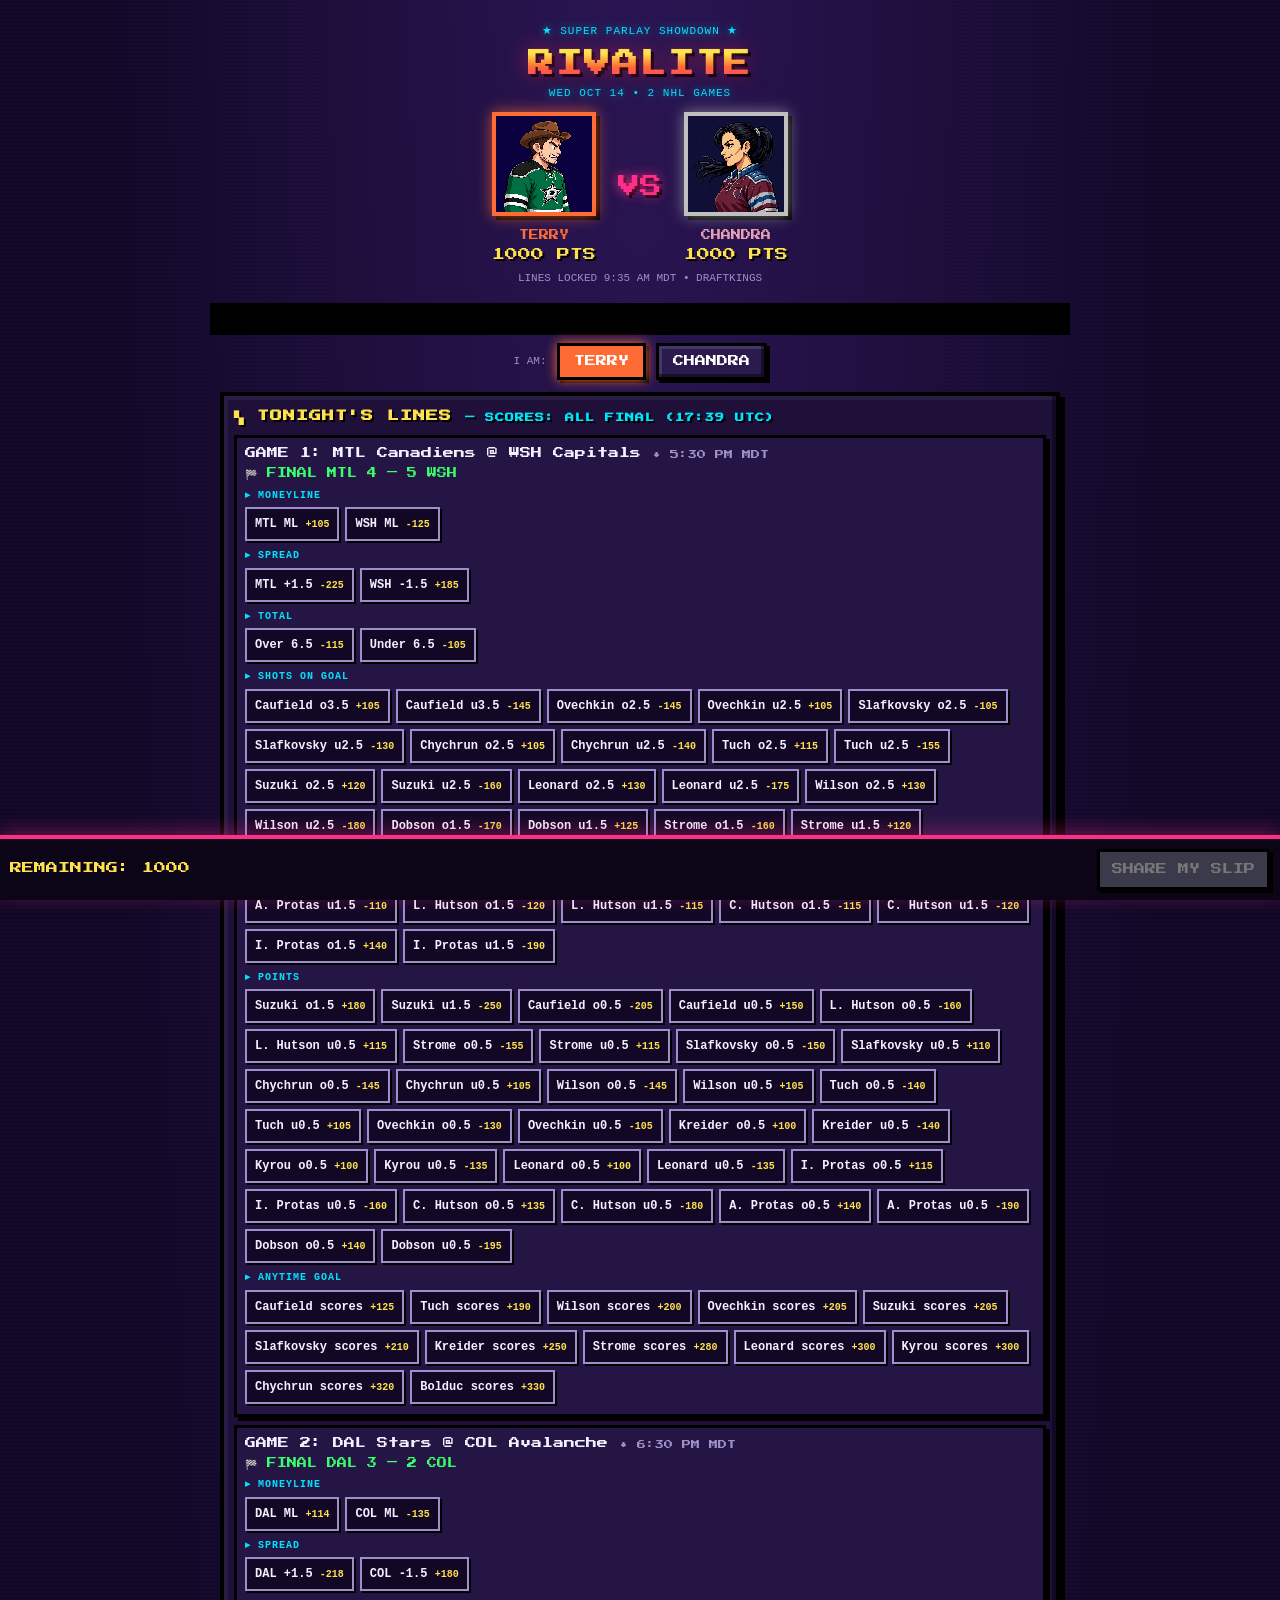
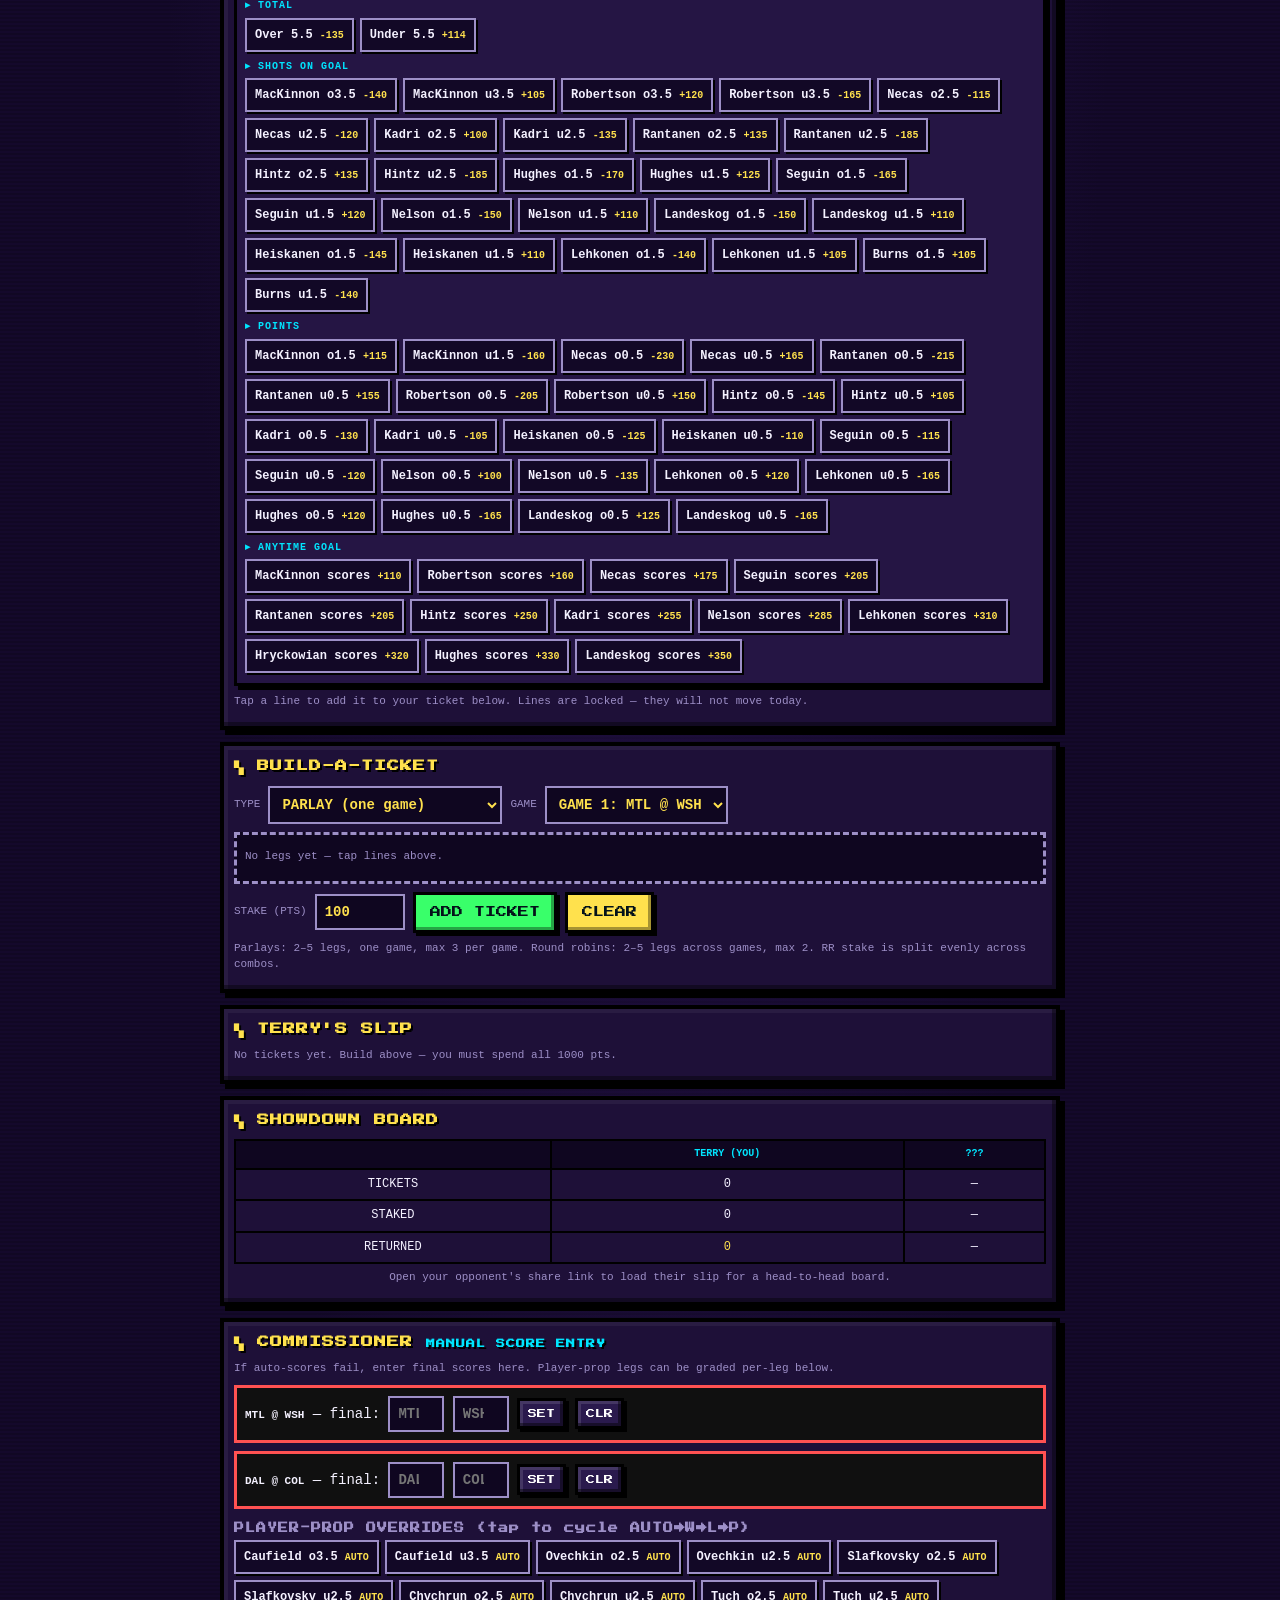
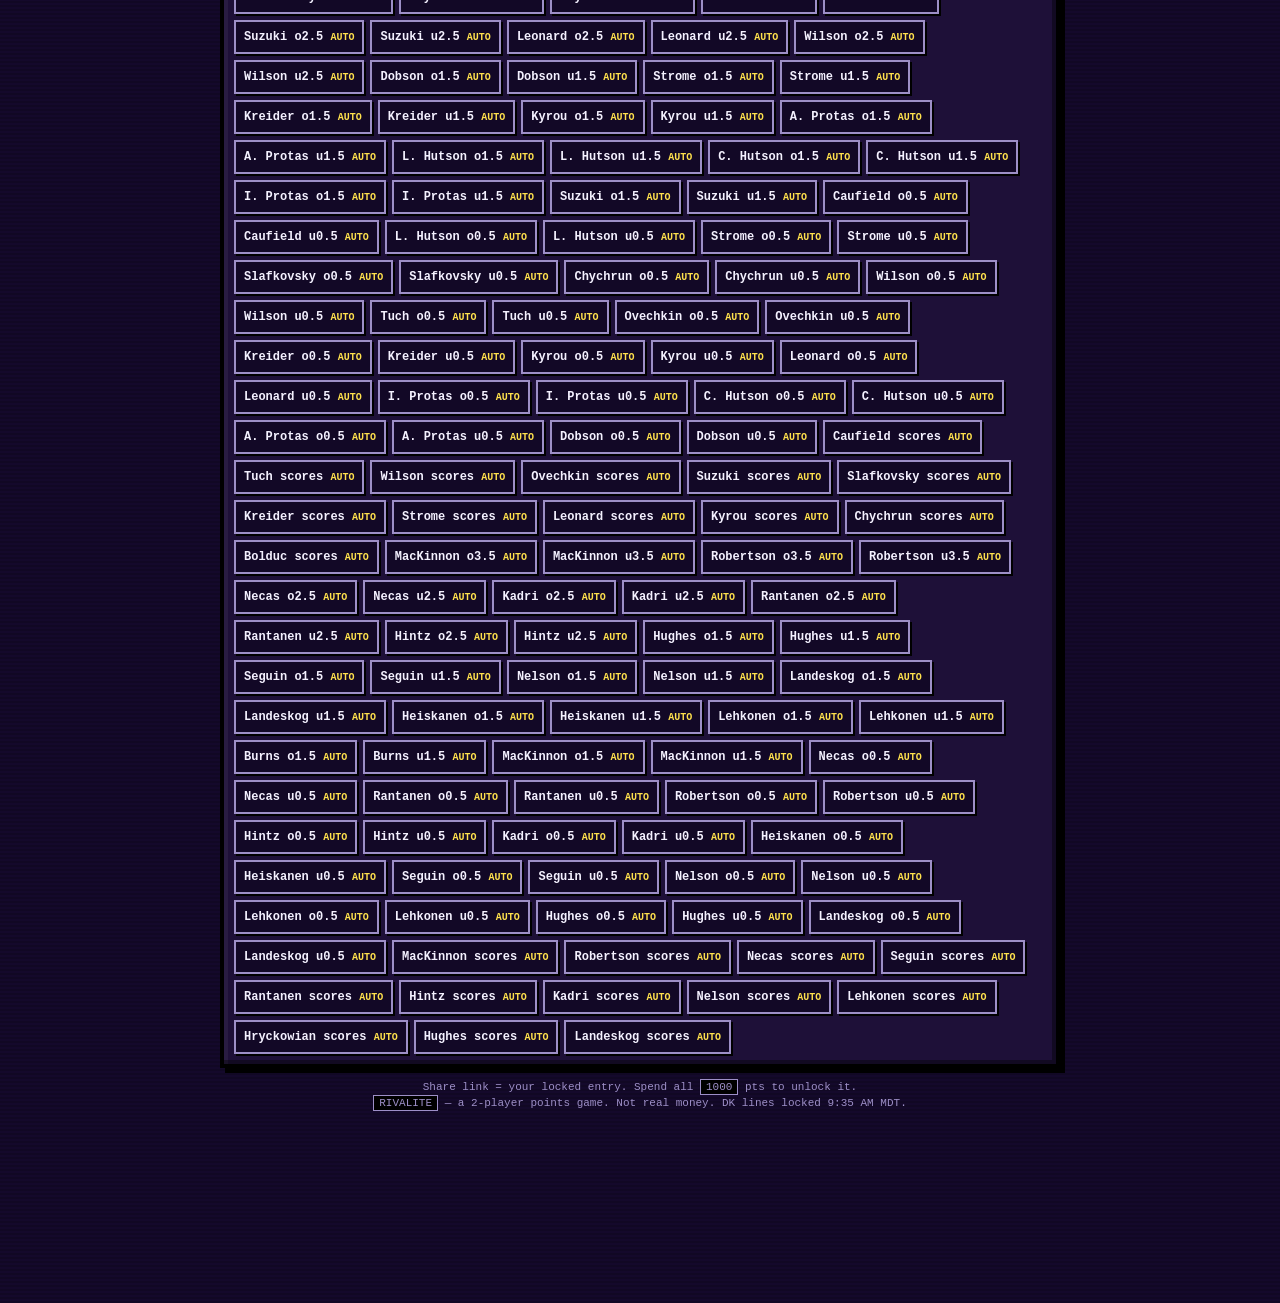
<file: index.html>
<!DOCTYPE html>
<html lang="en">
<head>
<meta charset="UTF-8">
<meta name="viewport" content="width=device-width, initial-scale=1.0, maximum-scale=1.0, user-scalable=no">
<title>RIVALITE — Parlay Showdown</title>
<link rel="preconnect" href="https://fonts.googleapis.com">
<link href="https://fonts.googleapis.com/css2?family=Press+Start+2P&display=swap" rel="stylesheet">
<style>
:root{
  --bg:#14092b; --panel:#1e1038; --panel2:#251544;
  --cyan:#00e5ff; --mag:#ff2e88; --yel:#ffe14d; --grn:#39ff6a; --red:#ff5252;
  --p1:#ff6b35; --p2:#8e2f4a; --p2hi:#c0c0c0;
  --ink:#f4f1ff; --dim:#9d8fc7;
}
*{box-sizing:border-box; -webkit-tap-highlight-color:transparent;}
html{background:var(--bg);}
body{
  margin:0; color:var(--ink);
  font-family:'Courier New',monospace; font-size:14px; line-height:1.45;
  background:
    radial-gradient(ellipse at 50% -10%, #2c1656 0%, transparent 60%),
    repeating-linear-gradient(0deg, rgba(0,0,0,.16) 0 2px, transparent 2px 4px),
    var(--bg);
  min-height:100vh; padding-bottom:120px;
}
h1,h2,h3,.px{font-family:'Press Start 2P',monospace;}
a{color:var(--cyan);}
.wrap{max-width:860px; margin:0 auto; padding:10px 10px 0;}
/* ---------- header ---------- */
.hdr{text-align:center; padding:14px 6px 8px;}
.hdr h1{
  font-size:26px; margin:6px 0 2px; letter-spacing:2px;
  background:linear-gradient(180deg,var(--yel) 20%,var(--p1) 55%,var(--mag) 100%);
  -webkit-background-clip:text; background-clip:text; color:transparent;
  filter:drop-shadow(0 0 10px rgba(255,46,136,.55)) drop-shadow(3px 3px 0 #000);
}
.hdr .sub{color:var(--cyan); font-size:11px; letter-spacing:1px; text-shadow:0 0 8px rgba(0,229,255,.6);}
.vsrow{display:flex; align-items:center; justify-content:center; gap:8px; margin:10px 0 4px;}
.fighter{width:132px; text-align:center;}
.fighter img{
  width:104px; height:104px; object-fit:cover; image-rendering:pixelated;
  border:4px solid var(--p1); box-shadow:0 0 14px rgba(255,107,53,.7), 4px 4px 0 #000;
  background:#000;
}
.fighter.p2 img{border-color:var(--p2hi); box-shadow:0 0 14px rgba(192,192,192,.6), 4px 4px 0 #000;}
.fighter .nm{font-family:'Press Start 2P'; font-size:10px; margin-top:6px;}
.fighter.p1 .nm{color:var(--p1);} .fighter.p2 .nm{color:#e8a0b4;}
.fighter .pts{font-family:'Press Start 2P'; font-size:13px; color:var(--yel); margin-top:4px; text-shadow:2px 2px 0 #000;}
.vs{font-family:'Press Start 2P'; font-size:22px; color:var(--mag);
  text-shadow:0 0 12px var(--mag), 3px 3px 0 #000; animation:blink 1.2s steps(2) infinite;}
@keyframes blink{50%{opacity:.55;}}
.lockline{font-size:11px; color:var(--dim); margin-top:6px;}
/* ---------- iam ---------- */
.iam{display:flex; justify-content:center; gap:10px; margin:8px 0 2px; align-items:center;}
.iam .lbl{font-size:11px; color:var(--dim);}
.pbtn{
  font-family:'Press Start 2P'; font-size:11px; padding:10px 14px; cursor:pointer;
  color:#fff; background:#2a1a4d; border:3px solid #000;
  box-shadow:inset -3px -3px 0 rgba(0,0,0,.45), inset 3px 3px 0 rgba(255,255,255,.12), 3px 3px 0 #000;
}
.pbtn.on1{background:var(--p1); box-shadow:0 0 12px var(--p1), 3px 3px 0 #000;}
.pbtn.on2{background:var(--p2); box-shadow:0 0 12px var(--p2hi), 3px 3px 0 #000;}
/* ---------- panels ---------- */
.panel{
  background:var(--panel); border:4px solid #000; margin:12px 0; padding:10px;
  box-shadow:inset -4px -4px 0 rgba(0,0,0,.4), inset 4px 4px 0 rgba(255,255,255,.05), 5px 5px 0 #000;
  position:relative;
}
.panel > h2{
  font-size:12px; margin:2px 0 10px; color:var(--yel);
  text-shadow:2px 2px 0 #000; letter-spacing:1px;
}
.panel h2 .tag{font-size:9px; color:var(--cyan);}
/* games */
.game{border:3px solid #000; background:var(--panel2); margin:8px 0; padding:8px; box-shadow:4px 4px 0 #000;}
.game .gt{font-family:'Press Start 2P'; font-size:11px; margin-bottom:2px;}
.game .gt .tm{color:var(--dim); font-size:9px;}
.game .sc{font-family:'Press Start 2P'; font-size:10px; color:var(--grn); margin:4px 0; min-height:14px;}
.mkt{margin:8px 0 2px;}
.mkt .mh{font-size:10px; color:var(--cyan); letter-spacing:1px; margin-bottom:4px; font-weight:bold;}
.lines{display:flex; flex-wrap:wrap; gap:6px;}
.line{
  font-family:'Courier New',monospace; font-weight:bold; font-size:12px;
  background:#120826; color:var(--ink); border:2px solid var(--dim);
  padding:8px 8px; cursor:pointer; box-shadow:2px 2px 0 #000;
}
.line small{color:var(--yel);}
.line.sel{border-color:var(--grn); color:#fff; background:#0d3a1e; box-shadow:0 0 10px var(--grn), 2px 2px 0 #000;}
.line:disabled{opacity:.45; cursor:default;}
/* builder */
.ticket{background:#0f0620; border:3px dashed var(--dim); padding:8px; margin:8px 0; min-height:52px;}
.ticket .tleg{display:flex; justify-content:space-between; padding:4px 2px; border-bottom:1px dotted #3a2a5e; font-size:12px;}
.ticket .tleg button{background:none; border:none; color:var(--red); font-weight:bold; cursor:pointer; font-size:14px;}
.brow{display:flex; gap:8px; flex-wrap:wrap; align-items:center; margin:8px 0;}
.brow label{font-size:11px; color:var(--dim);}
select, input[type=number], input[type=text]{
  font-family:'Courier New',monospace; font-size:14px; font-weight:bold;
  background:#0f0620; color:var(--yel); border:2px solid var(--dim); padding:8px;
}
.abtn{
  font-family:'Press Start 2P'; font-size:11px; padding:12px 14px; cursor:pointer; color:#04121a;
  background:var(--grn); border:3px solid #000;
  box-shadow:inset -3px -3px 0 rgba(0,0,0,.35), 3px 3px 0 #000; text-shadow:none;
}
.abtn:disabled{background:#3a3a4a; color:#888; cursor:default;}
.abtn.warn{background:var(--yel);}
.oddsline{font-family:'Press Start 2P'; font-size:11px; color:var(--cyan); margin:8px 0; text-shadow:2px 2px 0 #000;}
/* slip */
.play{border:3px solid #000; background:#150a2c; margin:8px 0; padding:8px; box-shadow:3px 3px 0 #000;}
.play .ph{display:flex; justify-content:space-between; align-items:center; margin-bottom:4px;}
.play .pt{font-family:'Press Start 2P'; font-size:10px; color:var(--mag);}
.play .podd{font-size:11px; color:var(--yel);}
.play .pleg{font-size:12px; padding:2px 0; color:var(--ink);}
.play .pleg .st{float:right; font-weight:bold;}
.st.win{color:var(--grn);} .st.loss{color:var(--red);} .st.push{color:var(--yel);} .st.live{color:var(--cyan);}
.play .del{background:none; border:none; color:var(--red); font-size:16px; cursor:pointer; font-weight:bold;}
.bankbar{
  position:sticky; bottom:0; background:#0c0518; border-top:4px solid var(--mag);
  padding:10px; display:flex; justify-content:space-between; align-items:center; z-index:5;
  box-shadow:0 -4px 18px rgba(255,46,136,.35);
}
.bankbar .rem{font-family:'Press Start 2P'; font-size:12px; color:var(--yel);}
.bankbar .rem.zero{color:var(--grn); text-shadow:0 0 10px var(--grn);}
.sharebtn{
  font-family:'Press Start 2P'; font-size:11px; padding:12px; cursor:pointer;
  background:var(--cyan); color:#04121a; border:3px solid #000; box-shadow:3px 3px 0 #000;
}
.sharebtn:disabled{background:#3a3a4a; color:#777;}
/* showdown */
table.board{width:100%; border-collapse:collapse; font-size:12px;}
table.board td, table.board th{border:2px solid #000; padding:6px; text-align:center;}
table.board th{background:#0f0620; color:var(--cyan); font-size:10px;}
.winner{
  font-family:'Press Start 2P'; font-size:16px; text-align:center; padding:16px 8px; margin:10px 0;
  border:4px solid var(--yel); background:#241003; color:var(--yel);
  text-shadow:0 0 14px var(--yel), 3px 3px 0 #000; animation:blink 1s steps(2) infinite;
}
.note{font-size:11px; color:var(--dim); margin:6px 0;}
.kbd{background:#000; border:1px solid var(--dim); padding:1px 5px; font-size:11px;}
.hidden{display:none !important;}
.marq{overflow:hidden; white-space:nowrap; border-top:3px solid #000; border-bottom:3px solid #000;
  background:#000; color:var(--grn); font-size:11px; padding:5px 0; margin:8px -10px;}
.marq span{display:inline-block; padding-left:100%; animation:mq 22s linear infinite;}
@keyframes mq{to{transform:translateX(-100%);}}
h3.sect{font-size:10px; color:var(--dim); margin:12px 0 4px; letter-spacing:1px;}
.comm{background:#101010; border:3px solid var(--red); padding:8px; margin:8px 0;}
.comm input{width:64px;}
@media (max-width:520px){
  .hdr h1{font-size:20px;} .fighter{width:110px;} .fighter img{width:84px;height:84px;}
}
</style>
</head>
<body>
<div class="wrap">

  <div class="hdr">
    <div class="sub">★ SUPER PARLAY SHOWDOWN ★</div>
    <h1>RIVALITE</h1>
    <div class="sub" id="dateline">WED OCT 14 &bull; 2 NHL GAMES</div>
    <div class="vsrow">
      <div class="fighter p1">
        <img src="assets/terry.png?v=2" alt="Terry">
        <div class="nm">TERRY</div>
        <div class="pts" id="pts-terry">1000 PTS</div>
      </div>
      <div class="vs">VS</div>
      <div class="fighter p2">
        <img src="assets/chandra.png" alt="Chandra">
        <div class="nm">CHANDRA</div>
        <div class="pts" id="pts-chandra">1000 PTS</div>
      </div>
    </div>
    <div class="lockline" id="lockline">LINES LOCKED 9:30 AM MDT &bull; DRAFTKINGS</div>
  </div>

  <div class="marq"><span id="ticker">WELCOME TO RIVALITE ★ BUILD YOUR PARLAYS ★ SPEND ALL 1000 POINTS ★ MAY THE BEST GAMER WIN ★&nbsp;</span></div>

  <div class="iam">
    <span class="lbl">I AM:</span>
    <button class="pbtn" id="btn-terry">TERRY</button>
    <button class="pbtn" id="btn-chandra">CHANDRA</button>
  </div>

  <div class="panel" id="panel-lines">
    <h2>▚ TONIGHT'S LINES <span class="tag" id="scorestatus">— SCORES: WAITING</span></h2>
    <div id="games"></div>
    <div class="note">Tap a line to add it to your ticket below. Lines are locked — they will not move today.</div>
  </div>

  <div class="panel" id="panel-build">
    <h2>▚ BUILD-A-TICKET</h2>
    <div class="brow">
      <label>TYPE</label>
      <select id="b-type">
        <option value="parlay">PARLAY (one game)</option>
        <option value="rr">ROUND ROBIN (mix games)</option>
      </select>
      <label id="b-gamelbl">GAME</label>
      <select id="b-game"></select>
      <label id="b-bylbl" class="hidden">BY</label>
      <select id="b-by" class="hidden">
        <option value="2">2s</option>
        <option value="3">3s</option>
      </select>
    </div>
    <div class="ticket" id="ticket"><div class="note">No legs yet — tap lines above.</div></div>
    <div class="oddsline" id="tickodds"></div>
    <div class="brow">
      <label>STAKE (PTS)</label>
      <input type="number" id="b-stake" min="1" max="1000" step="1" value="100" style="width:90px">
      <button class="abtn" id="b-add">ADD TICKET</button>
      <button class="abtn warn" id="b-clear">CLEAR</button>
    </div>
    <div class="note" id="b-rule">Parlays: 2–5 legs, one game, max 3 per game. Round robins: 2–5 legs across games, max 2. RR stake is split evenly across combos.</div>
  </div>

  <div class="panel" id="panel-slip">
    <h2>▚ <span id="slipname">TERRY</span>'S SLIP</h2>
    <div id="slip"></div>
  </div>

  <div class="panel hidden" id="panel-opp">
    <h2>▚ OPPONENT'S SLIP — <span id="oppname"></span></h2>
    <div id="oppslip"></div>
    <div class="note" id="oppnote"></div>
  </div>

  <div class="panel" id="panel-board">
    <h2>▚ SHOWDOWN BOARD</h2>
    <div id="board"></div>
  </div>

  <div class="panel" id="panel-comm">
    <h2>▚ COMMISSIONER <span class="tag">MANUAL SCORE ENTRY</span></h2>
    <div class="note">If auto-scores fail, enter final scores here. Player-prop legs can be graded per-leg below.</div>
    <div id="commgames"></div>
  </div>

  <div class="note" style="text-align:center">
    Share link = your locked entry. Spend all <span class="kbd">1000</span> pts to unlock it.<br>
    <span class="kbd">RIVALITE</span> — a 2-player points game. Not real money. DK lines locked <span id="locktime2"></span>.
  </div>
</div>

<div class="bankbar">
  <div class="rem" id="prem">REMAINING: 1000</div>
  <button class="sharebtn" id="sharebtn" disabled>SHARE MY SLIP</button>
</div>

<script src="lines.js"></script>
<script src="app.js?v=2"></script>
</body>
</html>
</file>
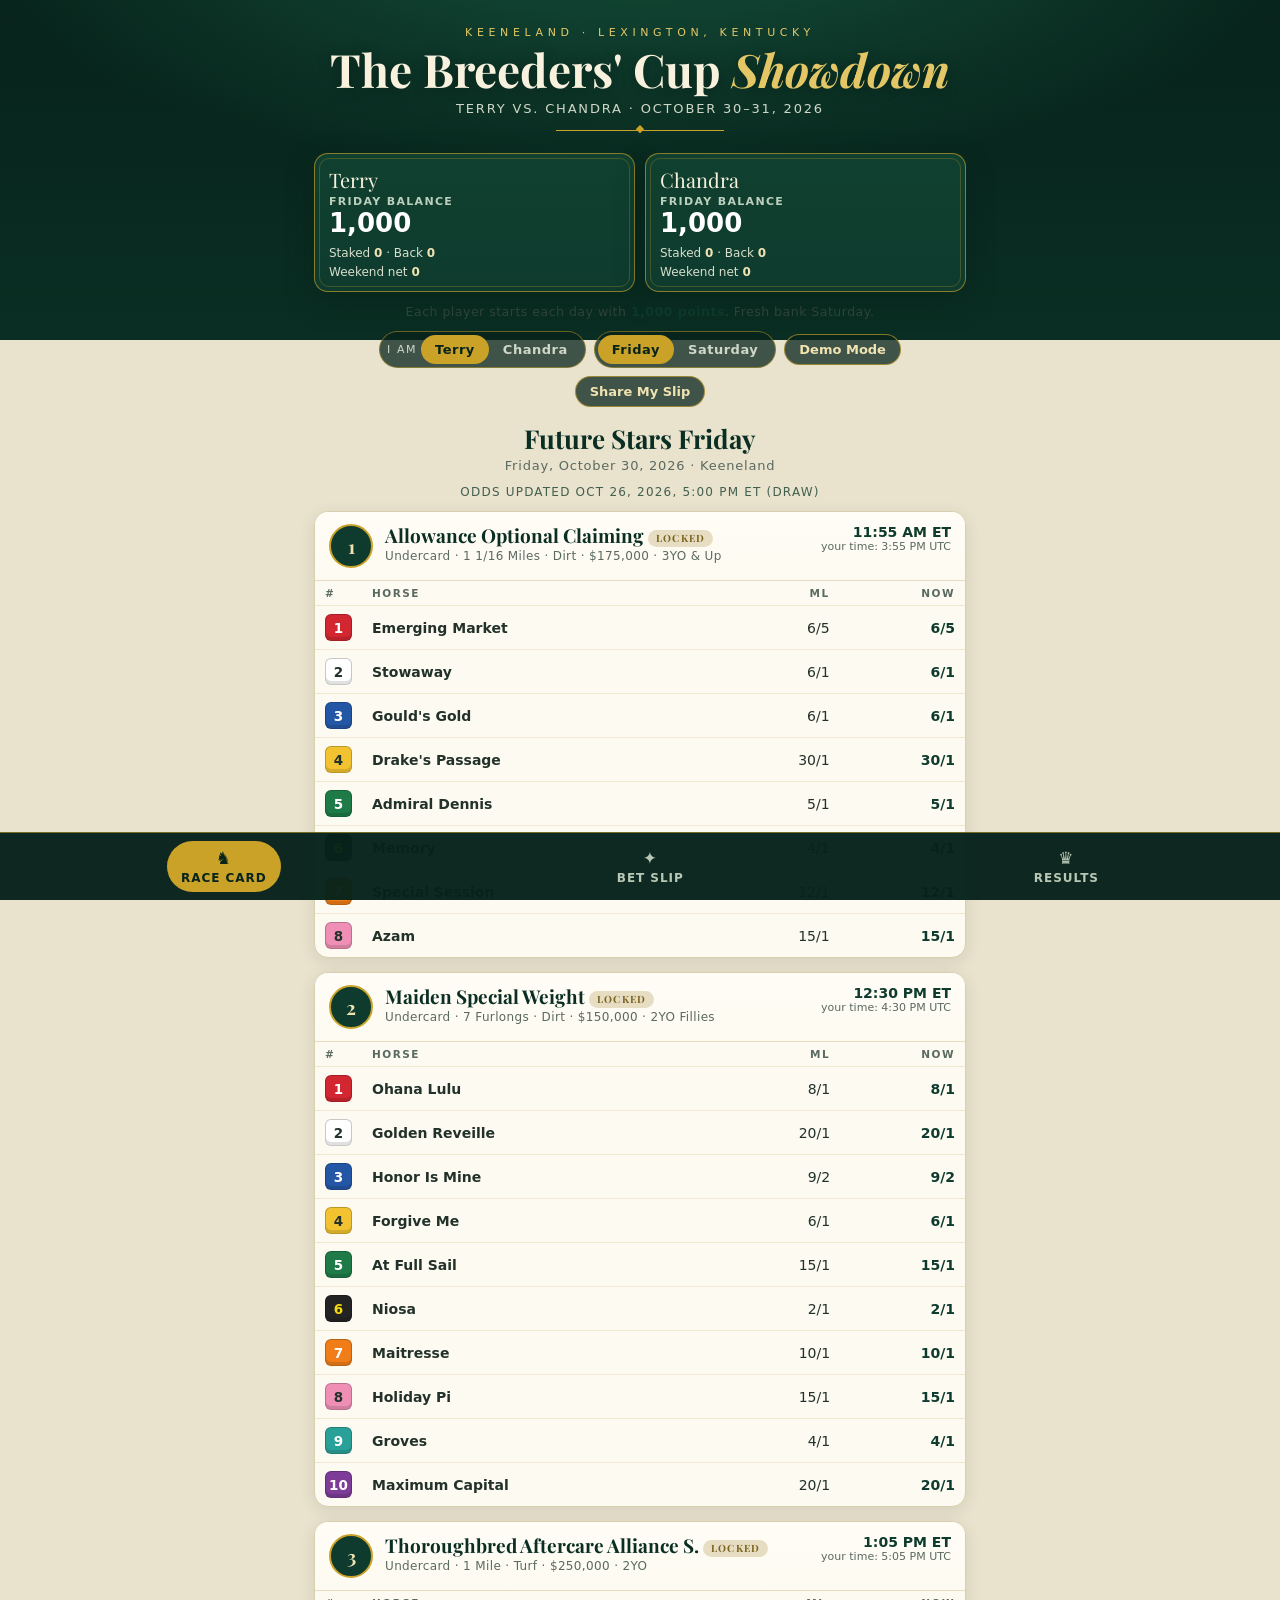
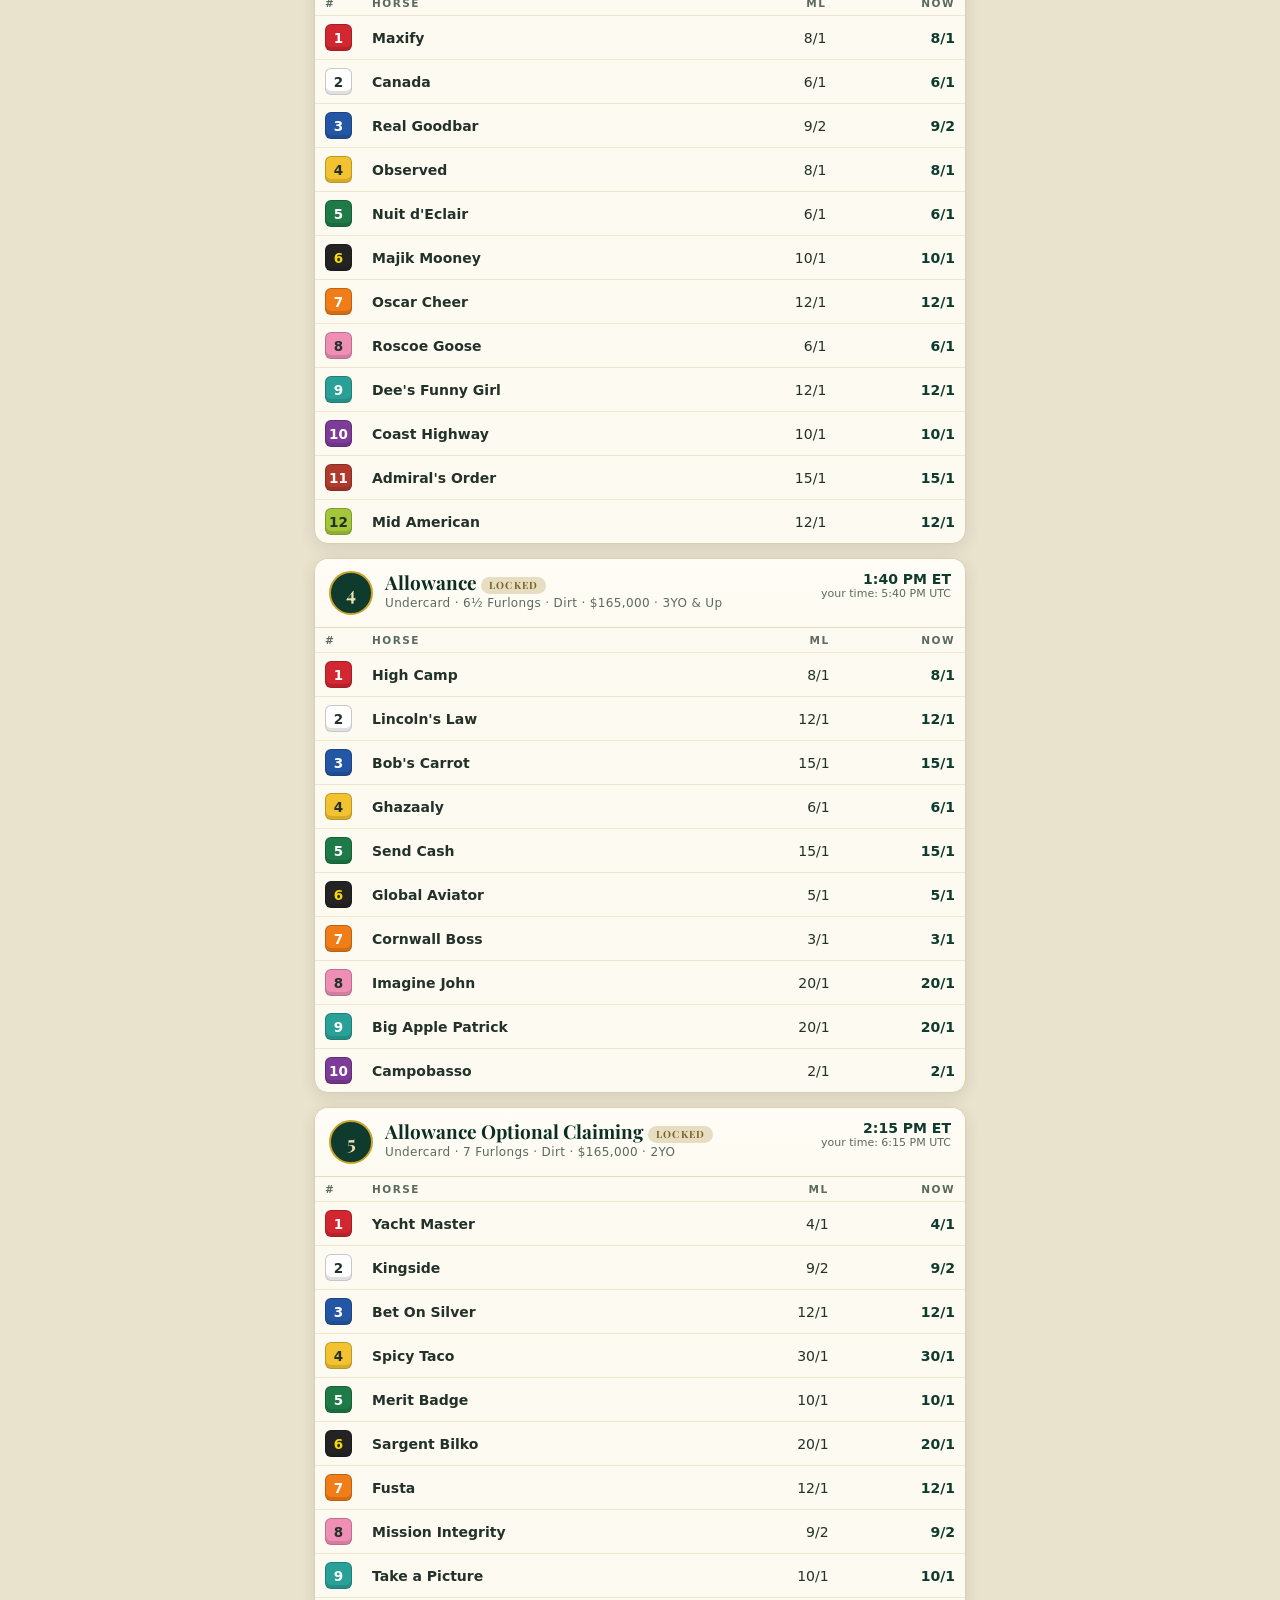
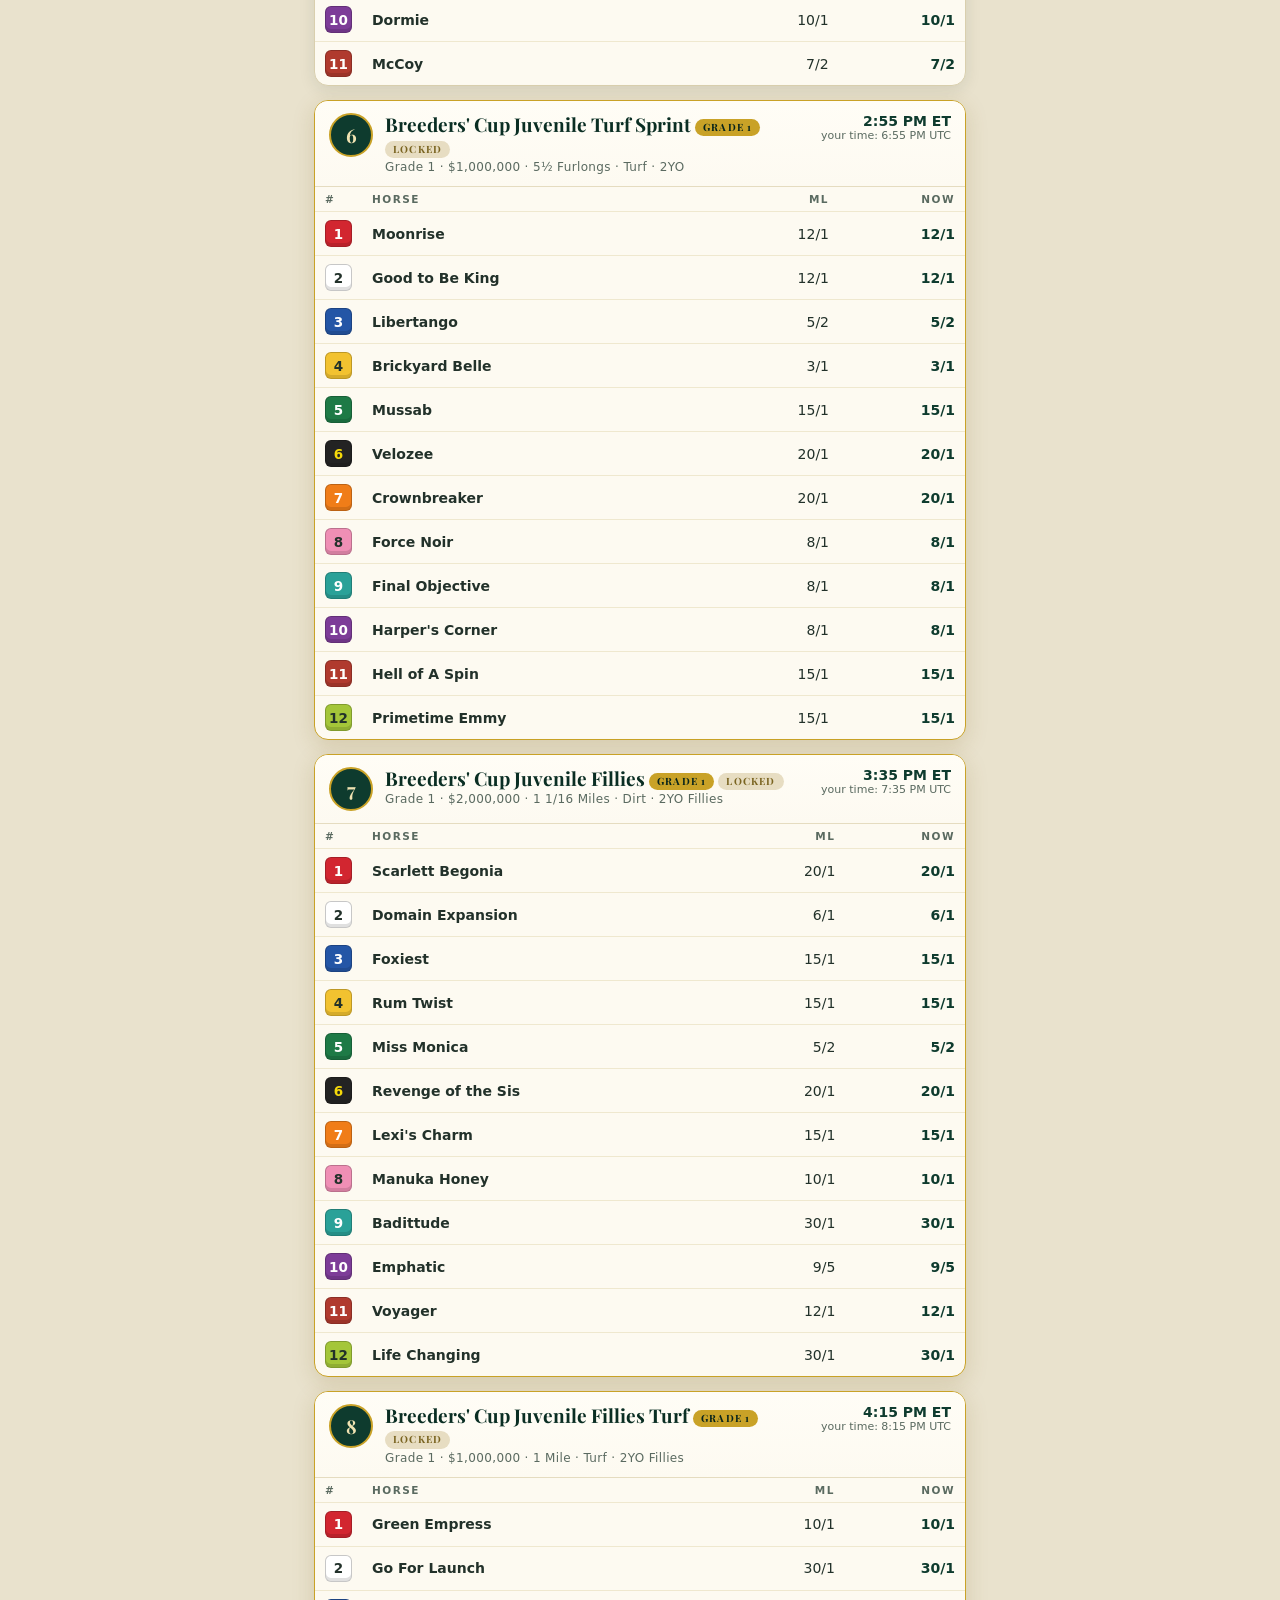
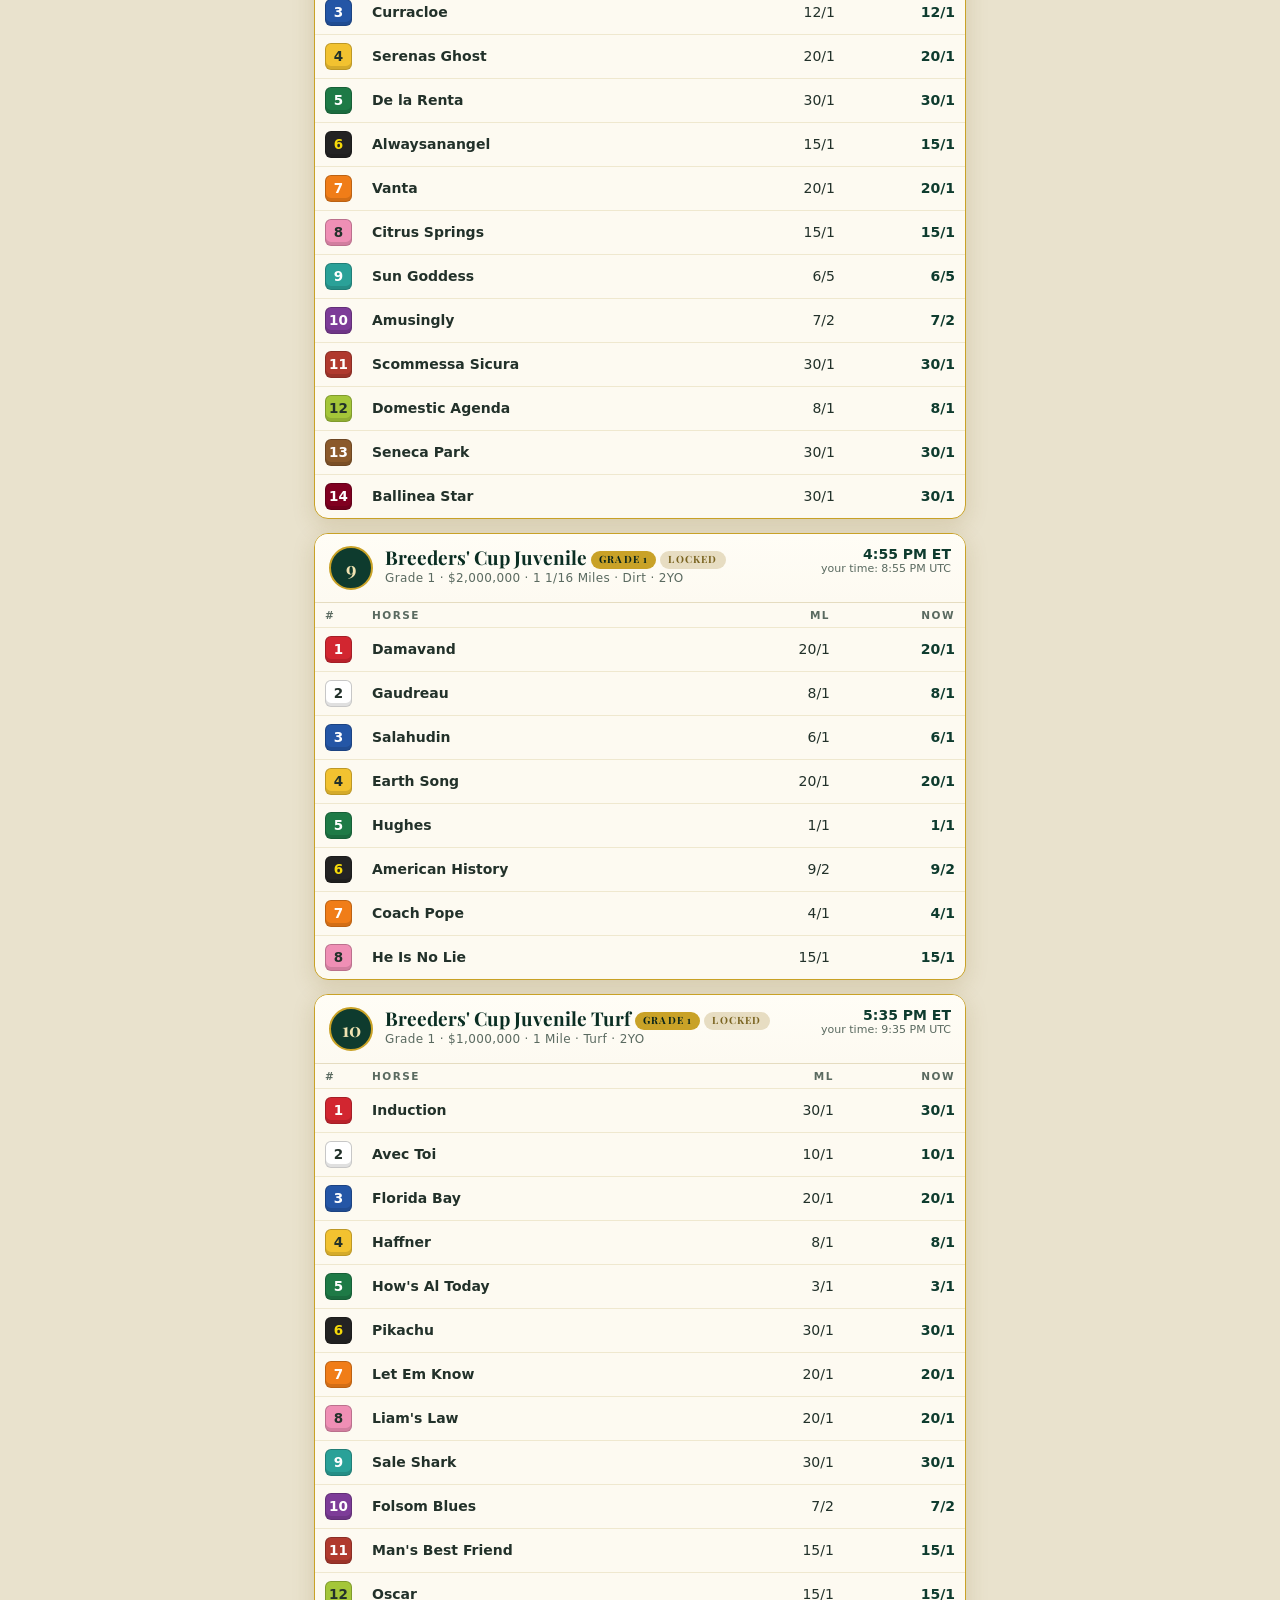
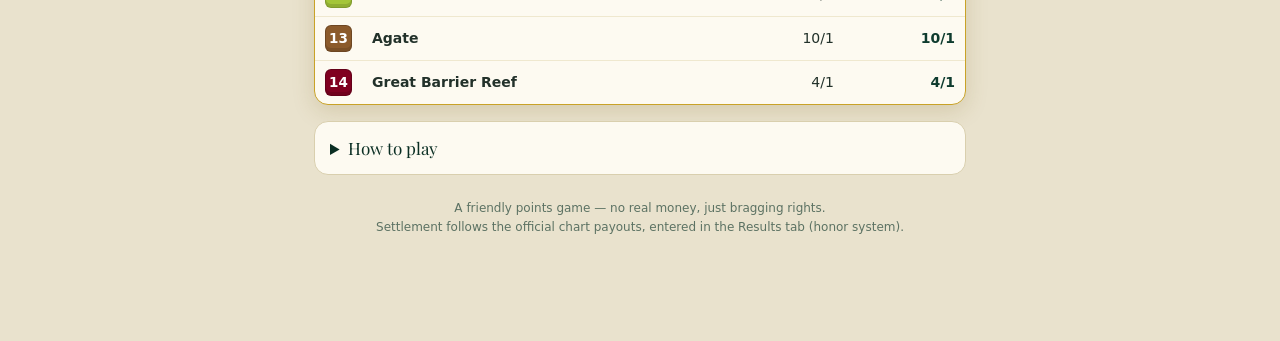
<file: bc-showdown/index.html>
<!DOCTYPE html>
<html lang="en">
<head>
<meta charset="UTF-8">
<meta name="viewport" content="width=device-width, initial-scale=1.0, viewport-fit=cover">
<meta name="theme-color" content="#07231b">
<title>Breeders' Cup Showdown — Terry vs Chandra · Keeneland</title>
<link rel="preconnect" href="https://fonts.googleapis.com">
<link rel="preconnect" href="https://fonts.gstatic.com" crossorigin>
<link href="https://fonts.googleapis.com/css2?family=Playfair+Display:ital,wght@0,500;0,700;0,900;1,600&display=swap" rel="stylesheet">
<link rel="stylesheet" href="style.css">
</head>
<body>

<header class="masthead">
  <p class="venue">Keeneland · Lexington, Kentucky</p>
  <h1>The Breeders' Cup <span class="gold">Showdown</span></h1>
  <p class="sub">Terry vs. Chandra · October 30–31, 2026</p>
  <div class="rule-gold"></div>
</header>

<div id="scoreboard" class="scoreboard"></div>

<div class="controls">
  <span class="seg" id="meSeg" role="group" aria-label="I am"></span>
  <span class="seg" id="daySeg" role="group" aria-label="Day"></span>
  <button class="chip-btn" id="demoBtn" type="button">Demo Mode</button>
  <button class="chip-btn" id="shareBtn" type="button">Share My Slip</button>
</div>

<div id="demoBanner"></div>
<div id="importSlot"></div>
<div id="shareSlot" style="max-width:680px;margin:10px auto 0;padding:0 14px;"></div>

<main>
  <section id="view-card"></section>
  <section id="view-seq" hidden></section>
  <section id="view-slip" hidden></section>
  <section id="view-results" hidden></section>
</main>

<p class="footer-note">
  A friendly points game — no real money, just bragging rights.<br>
  Settlement follows the official chart payouts, entered in the Results tab (honor system).
</p>

<div id="parlayTray"></div>

<nav class="bottomnav">
  <button type="button" data-view="card" class="active"><span class="ic">♞</span>Race Card</button>
  <button type="button" data-view="slip"><span class="ic">✦</span>Bet Slip</button>
  <button type="button" data-view="results"><span class="ic">♛</span>Results</button>
</nav>

<div id="toast" class="toast" role="status"></div>

<script src="data.js"></script>
<script src="results.js"></script>
<script src="demo.js"></script>
<script src="engine.js"></script>
<script src="app.js"></script>
</body>
</html>
</file>
<file: bc-showdown/style.css>
/* ============================================================================
   BREEDERS' CUP SHOWDOWN — Kentucky luxe theme
   Deep hunter green · antique gold · Keeneland cream · Playfair Display
   ============================================================================ */
:root {
  --green-950: #07231b;
  --green-900: #0a2e23;
  --green-800: #0e3b2e;
  --green-700: #14503d;
  --gold: #c9a227;
  --gold-soft: #e3c766;
  --gold-pale: #f0e3b2;
  --cream: #f7f1de;
  --paper: #fdfaf1;
  --ink: #22312a;
  --ink-soft: #5a6a60;
  --red: #9c2b2b;
  --shadow: 0 10px 30px rgba(4, 26, 19, 0.28);
  --radius: 14px;
}
* { box-sizing: border-box; -webkit-tap-highlight-color: transparent; }
html { scroll-behavior: smooth; }
body {
  margin: 0;
  font-family: "Avenir Next", "Segoe UI", system-ui, -apple-system, sans-serif;
  color: var(--ink);
  background:
    radial-gradient(1200px 500px at 50% -120px, #17573f 0%, transparent 60%),
    linear-gradient(180deg, var(--green-950) 0%, var(--green-900) 340px, #e9e2cd 340px, #e9e2cd 100%);
  min-height: 100vh;
  padding-bottom: 92px;
}
h1, h2, h3, .serif { font-family: "Playfair Display", Georgia, serif; }

/* ------------------------------ Masthead -------------------------------- */
.masthead {
  text-align: center;
  padding: 26px 16px 6px;
  color: var(--cream);
}
.masthead .venue {
  letter-spacing: 0.42em;
  font-size: 11px;
  text-transform: uppercase;
  color: var(--gold-soft);
  margin: 0 0 6px;
}
.masthead h1 {
  margin: 0;
  font-size: clamp(30px, 8.5vw, 46px);
  font-weight: 700;
  line-height: 1.05;
  color: var(--cream);
  text-shadow: 0 2px 14px rgba(0,0,0,0.35);
}
.masthead h1 .gold { color: var(--gold-soft); font-style: italic; }
.masthead .sub {
  margin: 8px 0 0;
  font-size: 13px;
  letter-spacing: 0.14em;
  text-transform: uppercase;
  color: #cfd8c8;
}
.rule-gold {
  width: 168px; height: 0; margin: 14px auto 0;
  border-top: 1px solid var(--gold);
  position: relative;
}
.rule-gold::after {
  content: "◆";
  position: absolute; top: -9px; left: 50%; transform: translateX(-50%);
  color: var(--gold); font-size: 11px; background: transparent; padding: 0 6px;
}

/* ----------------------------- Scoreboard ------------------------------- */
.scoreboard {
  display: grid; grid-template-columns: 1fr 1fr; gap: 10px;
  max-width: 680px; margin: 16px auto 0; padding: 0 14px;
}
.player-card {
  background: linear-gradient(180deg, #10402f, var(--green-800));
  border: 1px solid rgba(201,162,39,0.65);
  border-radius: var(--radius);
  color: var(--cream);
  padding: 12px 14px 10px;
  box-shadow: var(--shadow);
  position: relative;
  overflow: hidden;
}
.player-card::before {
  content: ""; position: absolute; inset: 4px;
  border: 1px solid rgba(201,162,39,0.28); border-radius: 10px; pointer-events: none;
}
.player-card .pname {
  font-family: "Playfair Display", Georgia, serif;
  font-size: 20px; margin: 0; display: flex; align-items: center; gap: 8px;
}
.player-card .crown { color: var(--gold-soft); font-size: 15px; }
.player-card .bal { font-size: 26px; font-weight: 700; color: #fff; margin: 2px 0 0; }
.player-card .bal small { font-size: 11px; letter-spacing: 0.12em; text-transform: uppercase; color: #bcd0bd; display: block; font-weight: 600; }
.player-card .lines { font-size: 12px; color: #d8dfcd; margin-top: 6px; line-height: 1.55; }
.player-card .lines b { color: var(--gold-pale); font-weight: 600; }
.player-card .net-pos { color: #9fe6ae; }
.player-card .net-neg { color: #f2a49b; }
.scoreboard .weekend {
  grid-column: 1 / -1; text-align: center; color: #31473b;
  font-size: 12.5px; letter-spacing: 0.04em; margin-top: 2px;
}
.scoreboard .weekend b { color: var(--green-800); }

/* ------------------------------ Controls -------------------------------- */
.controls {
  max-width: 680px; margin: 12px auto 0; padding: 0 14px;
  display: flex; flex-wrap: wrap; gap: 8px; align-items: center; justify-content: center;
}
.seg {
  display: inline-flex; background: rgba(7,35,27,0.75);
  border: 1px solid rgba(201,162,39,0.5); border-radius: 999px; padding: 3px;
}
.seg button {
  border: 0; background: transparent; color: #cfd8c8; cursor: pointer;
  font: 600 13px/1 "Avenir Next", system-ui, sans-serif;
  padding: 8px 14px; border-radius: 999px; letter-spacing: 0.04em;
}
.seg button.active { background: var(--gold); color: var(--green-950); }
.chip-btn {
  border: 1px solid rgba(201,162,39,0.65); background: rgba(7,35,27,0.75);
  color: var(--gold-pale); border-radius: 999px; padding: 8px 14px;
  font: 600 13px/1 "Avenir Next", system-ui, sans-serif; cursor: pointer;
}
.chip-btn.on { background: var(--gold); color: var(--green-950); border-color: var(--gold); }
.demo-banner {
  max-width: 680px; margin: 10px auto 0; padding: 9px 14px;
  background: #fff7d6; border: 1px solid var(--gold); border-radius: 10px;
  color: #6b5510; font-size: 13px; text-align: center;
}
.import-banner {
  max-width: 680px; margin: 10px auto 0; padding: 12px 14px;
  background: var(--paper); border: 1px solid var(--gold); border-radius: 10px;
  color: var(--ink); font-size: 14px; box-shadow: var(--shadow);
  display: flex; gap: 10px; align-items: center; justify-content: space-between; flex-wrap: wrap;
}

/* -------------------------------- Views --------------------------------- */
main { max-width: 680px; margin: 14px auto 0; padding: 0 14px; }
.odds-line {
  text-align: center; color: #43604f; font-size: 12px;
  letter-spacing: 0.1em; text-transform: uppercase; margin: 4px 0 12px;
}
.day-head { text-align: center; margin: 2px 0 12px; }
.day-head h2 { margin: 0; font-size: 26px; color: var(--green-900); }
.day-head p { margin: 2px 0 0; color: var(--ink-soft); font-size: 13px; letter-spacing: 0.06em; }

/* ------------------------------ Race cards ------------------------------ */
.race {
  background: var(--paper);
  border: 1px solid #d9cfae;
  border-radius: var(--radius);
  box-shadow: 0 4px 16px rgba(30, 45, 35, 0.10);
  margin-bottom: 14px; overflow: hidden;
}
.race.bc { border-color: var(--gold); box-shadow: 0 6px 22px rgba(120, 95, 20, 0.18); }
.race-head {
  padding: 12px 14px; cursor: pointer; display: flex; gap: 12px; align-items: flex-start;
  background: linear-gradient(180deg, #fffdf6, var(--paper));
}
.race-num {
  flex: 0 0 auto; width: 44px; height: 44px; border-radius: 50%;
  background: var(--green-800); color: var(--gold-pale);
  border: 2px solid var(--gold);
  display: flex; align-items: center; justify-content: center;
  font-family: "Playfair Display", Georgia, serif; font-size: 19px; font-weight: 700;
}
.race-head h3 { margin: 1px 0 2px; font-size: 19px; line-height: 1.15; color: var(--green-900); }
.race-head .detail { font-size: 12px; color: var(--ink-soft); letter-spacing: 0.03em; }
.race-head .post { margin-left: auto; text-align: right; flex: 0 0 auto; }
.race-head .post .t { font-weight: 700; color: var(--green-800); font-size: 14px; white-space: nowrap; }
.race-head .post .l { font-size: 11px; color: var(--ink-soft); white-space: nowrap; }
.badge {
  display: inline-block; font-size: 10px; font-weight: 700; letter-spacing: 0.12em;
  text-transform: uppercase; padding: 3px 8px; border-radius: 999px; vertical-align: middle;
}
.badge.gold { background: var(--gold); color: var(--green-950); }
.badge.lock { background: #e7ddc2; color: #7a6420; }
.badge.final { background: var(--green-800); color: var(--gold-pale); }
.race-note { padding: 0 14px 10px; font-size: 12.5px; color: #7a6420; }
.result-line {
  margin: 0 14px 12px; padding: 9px 12px; border-radius: 10px;
  background: #eef3e4; border: 1px solid #cfd8b8; font-size: 13px; color: #33473a;
}
.result-line b { color: var(--green-800); }

/* ------------------------------ Horse table ----------------------------- */
.horses { width: 100%; border-collapse: collapse; }
.horses th {
  text-align: left; font-size: 10.5px; letter-spacing: 0.14em; text-transform: uppercase;
  color: var(--ink-soft); padding: 6px 10px; border-top: 1px solid #e5dcc0;
}
.horses th.num, .horses td.num { text-align: right; font-variant-numeric: tabular-nums; }
.horses td { padding: 8px 10px; border-top: 1px solid #efe8cf; font-size: 14px; vertical-align: middle; }
.horses tr.sel td { background: #f5edd2; }
.horses tr.win td { background: #eef3e4; }
.silk {
  display: inline-flex; align-items: center; justify-content: center;
  width: 27px; height: 27px; border-radius: 6px; font-weight: 800; font-size: 13.5px;
  border: 1px solid rgba(0,0,0,0.22); box-shadow: inset 0 -3px 0 rgba(0,0,0,0.12);
}
.hname { font-weight: 600; color: var(--ink); }
.hname .tba { color: #9a8b58; font-weight: 500; font-style: italic; }
.odds-now { font-weight: 700; color: var(--green-800); }
.odds-drift { font-size: 11px; margin-left: 4px; }
.up { color: var(--red); } .down { color: #2e7d32; }
.parlay-add {
  border: 1px solid var(--gold); background: transparent; color: #8a6d14;
  border-radius: 999px; font-size: 11.5px; font-weight: 700; padding: 5px 9px; cursor: pointer;
  white-space: nowrap;
}
.parlay-add:active { background: var(--gold); color: var(--green-950); }

/* ------------------------------ Bet panel ------------------------------- */
.betpanel { border-top: 1px solid #e5dcc0; padding: 10px 14px 14px; background: #fffdf6; }
.tools { display: flex; gap: 6px; flex-wrap: wrap; margin-bottom: 10px; }
.tools button {
  border: 1px solid #cdbd83; background: #fff; color: var(--green-800);
  padding: 7px 12px; border-radius: 999px; font-weight: 700; font-size: 12.5px; cursor: pointer;
}
.tools button.active { background: var(--green-800); color: var(--gold-pale); border-color: var(--green-800); }
.toolbox { font-size: 14px; }
.toolbox .hint { color: var(--ink-soft); font-size: 12.5px; margin: 0 0 8px; }
.wps-parts { display: flex; gap: 8px; margin: 10px 0; flex-wrap: wrap; }
.wps-parts label {
  display: inline-flex; gap: 6px; align-items: center; cursor: pointer;
  border: 1px solid #cdbd83; border-radius: 10px; padding: 8px 12px; font-weight: 700;
  background: #fff;
}
.wps-parts input { width: 17px; height: 17px; accent-color: var(--green-800); }
.stake-row { display: flex; gap: 8px; align-items: center; flex-wrap: wrap; margin-top: 10px; }
.stake-row label { font-size: 12px; font-weight: 700; letter-spacing: 0.08em; text-transform: uppercase; color: var(--ink-soft); }
.stake-row input[type="number"], .stake-row input[type="text"], .stake-row select {
  border: 1px solid #cdbd83; border-radius: 10px; padding: 9px 10px; font-size: 15px;
  background: #fff; color: var(--ink); width: 110px;
}
.cost-line { font-size: 13.5px; color: var(--green-800); font-weight: 700; }
.btn {
  border: 0; cursor: pointer; border-radius: 999px; padding: 11px 18px;
  font: 700 14px/1 "Avenir Next", system-ui, sans-serif; letter-spacing: 0.03em;
}
.btn-gold { background: linear-gradient(180deg, var(--gold-soft), var(--gold)); color: var(--green-950); box-shadow: 0 3px 10px rgba(150,120,20,0.35); }
.btn-green { background: var(--green-800); color: var(--gold-pale); }
.btn-ghost { background: transparent; border: 1px solid #cdbd83; color: var(--green-800); }
.btn:disabled { opacity: 0.45; cursor: not-allowed; }
.pick-order {
  display: inline-flex; width: 20px; height: 20px; border-radius: 50%;
  background: var(--gold); color: var(--green-950); font-size: 11.5px; font-weight: 800;
  align-items: center; justify-content: center; margin-left: 6px;
}
.seq-btns { display: flex; flex-wrap: wrap; gap: 8px; }
.seq-btns .btn { padding: 10px 14px; }

/* ---------------------------- Sequence builder --------------------------- */
.builder {
  background: var(--paper); border: 1px solid var(--gold); border-radius: var(--radius);
  box-shadow: var(--shadow); padding: 16px; margin-bottom: 14px;
}
.builder h2 { margin: 0 0 4px; font-size: 23px; color: var(--green-900); }
.builder .sub { color: var(--ink-soft); font-size: 13px; margin: 0 0 12px; }
.leg-block { border-top: 1px solid #e5dcc0; padding: 10px 0; }
.leg-block h4 { margin: 0 0 8px; font-size: 14px; color: var(--green-800); }
.chips { display: flex; flex-wrap: wrap; gap: 7px; }
.chip {
  border: 1.5px solid #cdbd83; background: #fff; border-radius: 999px; cursor: pointer;
  padding: 7px 11px; font-size: 13px; font-weight: 600; color: var(--ink);
  display: inline-flex; align-items: center; gap: 7px;
}
.chip.on { background: var(--green-800); color: var(--gold-pale); border-color: var(--green-800); }
.chip .silk { width: 21px; height: 21px; font-size: 11.5px; border-radius: 5px; }

/* ------------------------------- Bet slip -------------------------------- */
.slip-summary {
  background: var(--paper); border: 1px solid #d9cfae; border-radius: var(--radius);
  padding: 13px 15px; margin-bottom: 12px; font-size: 14px; line-height: 1.7;
}
.slip-summary b { color: var(--green-800); }
.bet-card {
  background: var(--paper); border: 1px solid #d9cfae; border-left: 5px solid var(--gold);
  border-radius: 12px; padding: 11px 13px; margin-bottom: 10px;
}
.bet-card.won { border-left-color: #2e7d32; }
.bet-card.lost { border-left-color: #b0a58a; opacity: 0.88; }
.bet-card .desc { font-weight: 700; color: var(--ink); font-size: 14.5px; line-height: 1.4; }
.bet-card .meta { font-size: 12.5px; color: var(--ink-soft); margin-top: 3px; line-height: 1.5; }
.bet-card .row { display: flex; justify-content: space-between; align-items: center; gap: 8px; flex-wrap: wrap; margin-top: 7px; }
.status { font-size: 11px; font-weight: 800; letter-spacing: 0.1em; text-transform: uppercase; padding: 4px 9px; border-radius: 999px; }
.status.pending { background: #efe6c8; color: #7a6420; }
.status.won { background: #dcefd8; color: #256b2e; }
.status.lost { background: #e8e2d2; color: #6d6250; }
.ret { font-weight: 800; color: var(--green-800); }
.ret.pos { color: #256b2e; }
.mini-btn {
  border: 1px solid #cdbd83; background: #fff; color: var(--green-800); cursor: pointer;
  border-radius: 999px; padding: 6px 11px; font-size: 12px; font-weight: 700;
}
.mini-btn.rebet { background: var(--gold); border-color: var(--gold); color: var(--green-950); }
.empty {
  text-align: center; color: var(--ink-soft); padding: 26px 16px; font-size: 14.5px;
  background: var(--paper); border: 1px dashed #cdbd83; border-radius: var(--radius);
}
.empty .serif { display: block; font-size: 20px; color: var(--green-800); margin-bottom: 4px; }

/* ------------------------------ Parlay tray ------------------------------ */
.parlay-tray {
  position: fixed; left: 10px; right: 10px; bottom: 76px; z-index: 40;
  max-width: 660px; margin: 0 auto;
  background: var(--green-900); color: var(--cream);
  border: 1px solid var(--gold); border-radius: 14px; box-shadow: var(--shadow);
  padding: 11px 13px;
}
.parlay-tray h4 { margin: 0 0 5px; font-size: 15px; color: var(--gold-pale); }
.parlay-tray .legs { font-size: 12.5px; line-height: 1.6; color: #dfe6d2; }
.parlay-tray .legs button { background: none; border: 0; color: #f2a49b; cursor: pointer; font-size: 12px; }
.parlay-tray .stake-row input { background: #0d3a2b; color: var(--cream); border-color: rgba(201,162,39,0.6); }
.parlay-tray .cost-line { color: var(--gold-pale); }

/* ------------------------------- Bottom nav ------------------------------ */
.bottomnav {
  position: fixed; left: 0; right: 0; bottom: 0; z-index: 50;
  background: rgba(7, 35, 27, 0.97); border-top: 1px solid rgba(201,162,39,0.55);
  display: flex; justify-content: space-around; padding: 8px 6px calc(8px + env(safe-area-inset-bottom));
}
.bottomnav button {
  background: none; border: 0; color: #b9c8b4; cursor: pointer;
  font: 700 12px/1.2 "Avenir Next", system-ui, sans-serif; letter-spacing: 0.08em;
  text-transform: uppercase; padding: 7px 14px; border-radius: 999px;
  display: flex; flex-direction: column; align-items: center; gap: 2px;
}
.bottomnav button .ic { font-size: 17px; }
.bottomnav button.active { color: var(--green-950); background: var(--gold); }

/* ------------------------------ Results form ----------------------------- */
.res-form { border-top: 1px solid #e5dcc0; margin-top: 10px; padding-top: 10px; }
.res-form label { display: block; font-size: 11.5px; font-weight: 700; letter-spacing: 0.07em; text-transform: uppercase; color: var(--ink-soft); margin: 9px 0 4px; }
.res-form input {
  width: 100%; border: 1px solid #cdbd83; border-radius: 10px; padding: 9px 10px;
  font-size: 15px; background: #fff; color: var(--ink);
}
.res-grid { display: grid; grid-template-columns: 1fr 1fr 1fr; gap: 8px; }
.res-grid input { width: 100%; }
.help { font-size: 12.5px; color: var(--ink-soft); line-height: 1.55; }
details.howto {
  background: var(--paper); border: 1px solid #d9cfae; border-radius: var(--radius);
  padding: 12px 15px; margin: 16px 0; font-size: 13.5px; line-height: 1.65; color: var(--ink);
}
details.howto summary { font-family: "Playfair Display", Georgia, serif; font-size: 17px; color: var(--green-900); cursor: pointer; }
details.howto b { color: var(--green-800); }
.share-box {
  width: 100%; border: 1px solid #cdbd83; border-radius: 10px; padding: 9px;
  font-size: 12px; background: #fff; color: var(--ink); word-break: break-all;
}
.toast {
  position: fixed; left: 50%; transform: translateX(-50%) translateY(20px);
  bottom: 150px; z-index: 80; background: var(--green-950); color: var(--gold-pale);
  border: 1px solid var(--gold); padding: 11px 18px; border-radius: 999px;
  font-size: 14px; font-weight: 600; opacity: 0; pointer-events: none;
  transition: opacity 0.25s, transform 0.25s; max-width: 92vw; text-align: center;
}
.toast.show { opacity: 1; transform: translateX(-50%) translateY(0); }
.footer-note { text-align: center; color: #5c7263; font-size: 12px; padding: 8px 20px 0; line-height: 1.6; }
</file>
